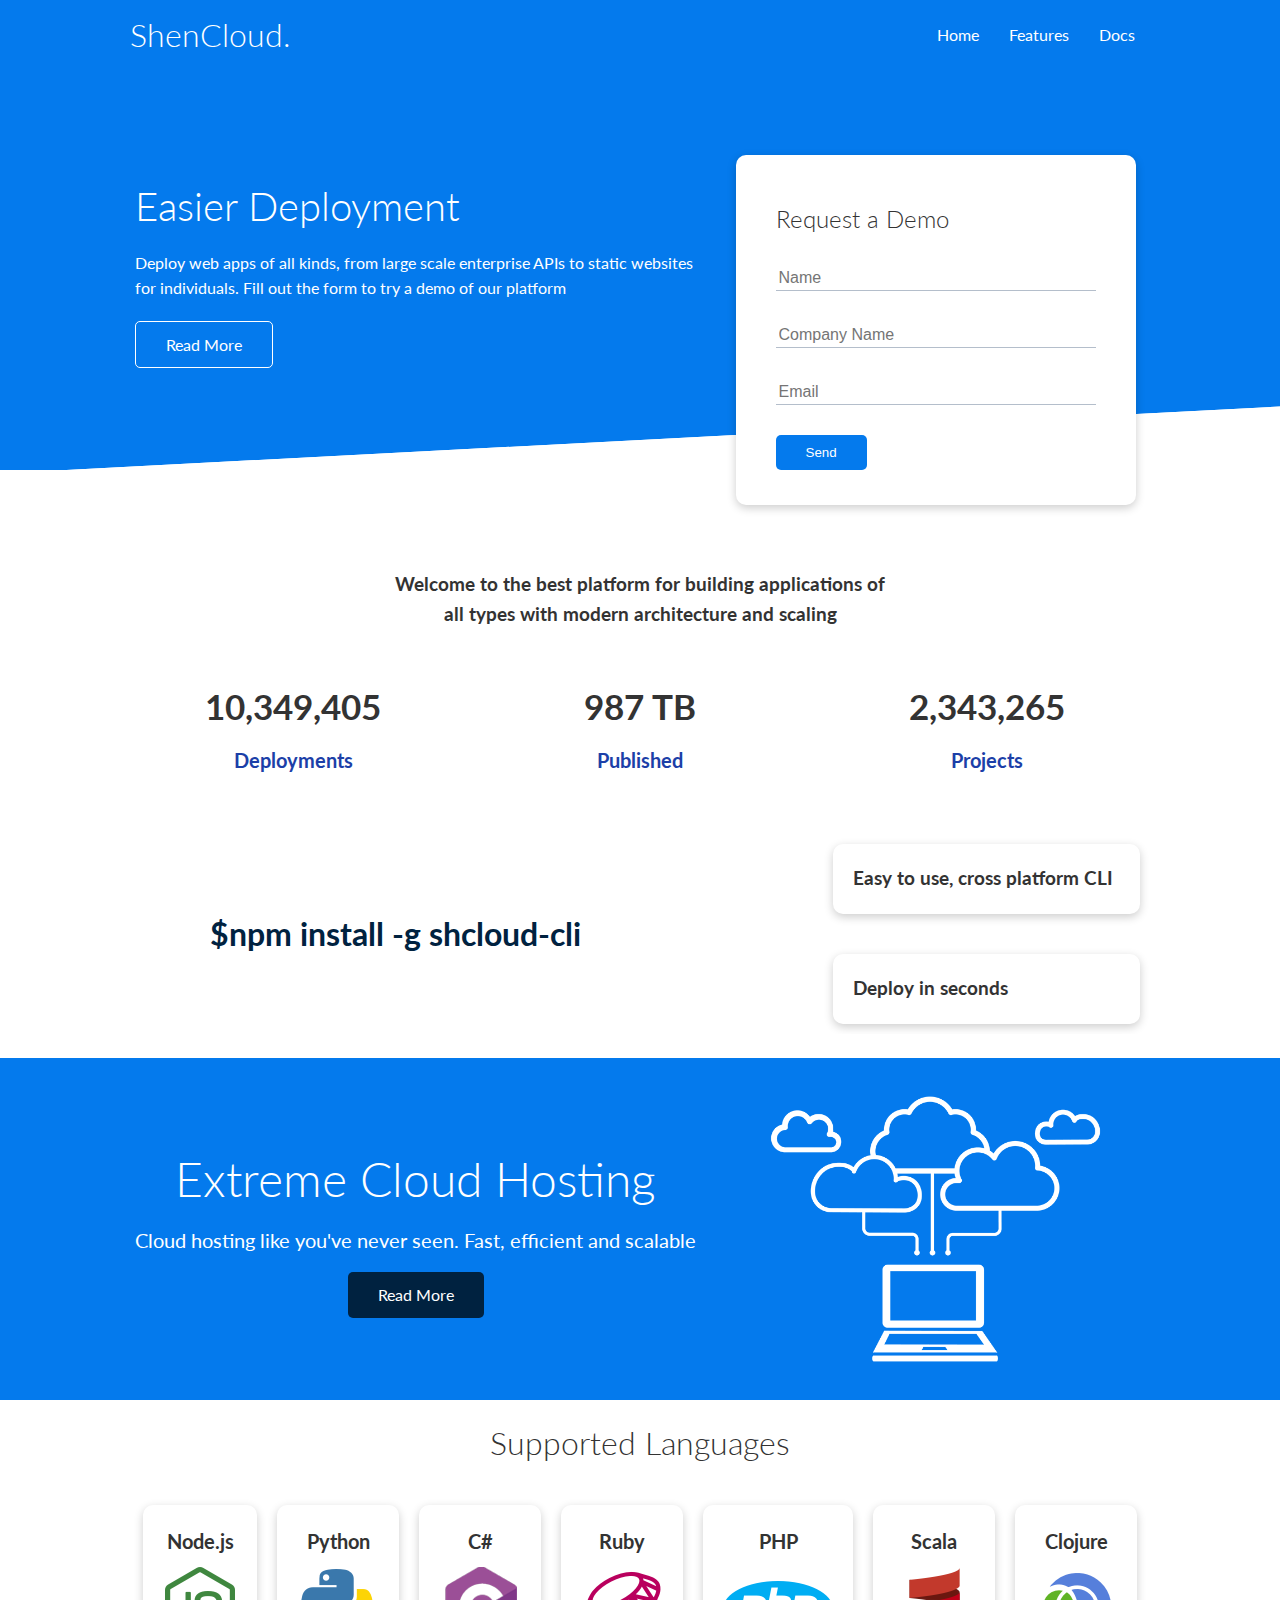
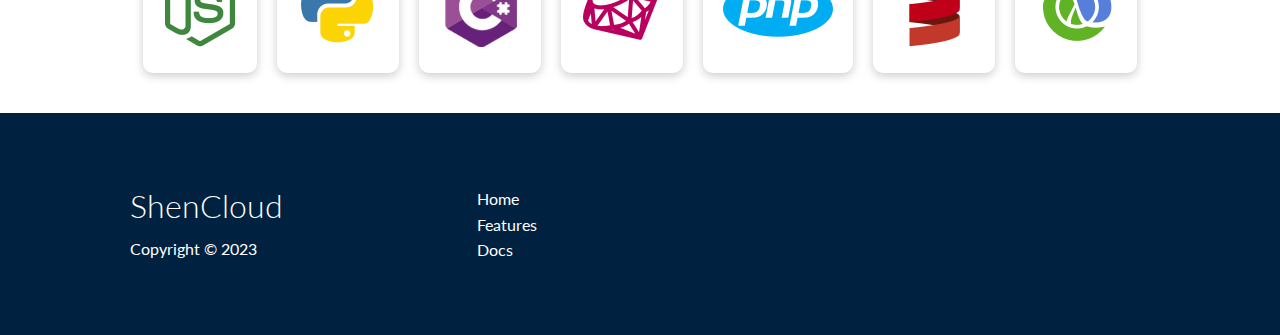
<file: index.html>
<!DOCTYPE html>
<html lang="en">
<head>
    <meta charset="UTF-8">
    <meta name="viewport" content="width=device-width, initial-scale=1.0">
    <link rel="stylesheet" href="https://cdnjs.cloudflare.com/ajax/libs/font-awesome/5.15.1/css/all.min.css" integrity="sha512-+4zCK9k+qNFUR5X+cKL9EIR+ZOhtIloNl9GIKS57V1MyNsYpYcUrUeQc9vNfzsWfV28IaLL3i96P9sdNyeRssA==" crossorigin="anonymous" />
    <link rel="stylesheet" href="css/utilities.css">
    <link rel="stylesheet" href="css/style.css">
    <title>ShenCloud | Cloud Hosting For Everyone</title>
</head>
<body>
    <!-- Navbar -->
    <div class="navbar">
        <div class="container flex">
            <h1 class="logo">ShenCloud.</h1>
            <nav>
                <ul>
                    <li><a href="index.html">Home</a></li>
                    <li><a href="features.html">Features</a></li>
                    <li><a href="docs.html">Docs</a></li>
                </ul>
            </nav>
        </div>
    </div>
    
    <!-- Showcase -->
    <section class="showcase">
        <div class="container grid">
            <div class="showcase-text">
                <h1>Easier Deployment</h1>
                <p>Deploy web apps of all kinds, from large scale enterprise APIs to static websites for individuals. Fill out the form to try a demo of our platform</p>
                <a href="features.html" class="btn btn-outline">Read More</a>
            </div>

            <div class="showcase-form card">
                <h2>Request a Demo</h2>
                 <!--  <form name="contact" netlify-honeypot="bot-field" method="POST" data-netlify="true">
                    <input type="hidden" name="form-name" value="contact">
                    <p class="hidden">
                        <label>Don’t fill this out if you're human: <input name="bot-field" /></label>
                      </p>
                    <div class="form-control">
                        <input type="text" name="name" placeholder="Name" required>
                    </div>
                    <div class="form-control">
                        <input type="text" name="company" placeholder="Company Name" required>
                    </div>
                    <div class="form-control">
                        <input type="email" name="email" placeholder="Email" required>
                    </div>
                    <input type="submit" value="Send" class="btn btn-primary">
                </form> -->
                 <form>
                    <div class="form-control">
                        <input type="text" name="name" placeholder="Name" required>
                    </div>
                    <div class="form-control">
                        <input type="text" name="company" placeholder="Company Name" required>
                    </div>
                    <div class="form-control">
                        <input type="email" name="email" placeholder="Email" required>
                    </div>
                    <input type="submit" value="Send" class="btn btn-primary">
                </form>
            </div>
        </div>
    </section>

    <!-- Stats -->
    <section class="stats">
        <div class="container">
            <h3 class="stats-heading text-center my-1">
                Welcome to the best platform for building applications of all types with modern architecture and scaling
            </h3>

            <div class="grid grid-3 text-center my-4">
                <div>
                    <i class="fas fa-server fa-3x"></i>
                    <h3>10,349,405</h3>
                    <p class="text-secondary">Deployments</p>
                </div>
                <div>
                    <i class="fas fa-upload fa-3x"></i>
                    <h3>987 TB</h3>
                    <p class="text-secondary">Published</p>
                </div>
                <div>
                    <i class="fas fa-project-diagram fa-3x"></i>
                    <h3>2,343,265</h3>
                    <p class="text-secondary">Projects</p>
                </div>
            </div>
        </div>
    </section>

    <!-- Cli -->
    <section class="cli">
        <div class="container grid">
            <div id="imgfont">$npm install -g shcloud-cli</div>
            <div class="card">
                <h3>Easy to use, cross platform CLI</h3>
            </div>
            <div class="card">
                <h3>Deploy in seconds</h3>
            </div>
        </div>
    </section>

    <!-- Cloud -->
    <section class="cloud bg-primary my-2 py-2">
        <div class="container grid">
            <div class="text-center">
                <h2 class="lg">Extreme Cloud Hosting</h2>
                <p class="lead my-1">Cloud hosting like you've never seen. Fast, efficient and scalable</p>
                <a href="features.html" class="btn btn-dark">Read More</a>
            </div>
            <img src="images/cloud.png" alt="">
        </div>
    </section>

    <!-- Languages -->
    <section class="languages">
        <h2 class="md text-center my-2">
            Supported Languages
        </h2>
        <div class="container flex">
            <div class="card">
                <h4>Node.js</h4>
                <img src="images/logos/node.png" alt="">
            </div>
            <div class="card">
                <h4>Python</h4>
                <img src="images/logos/python.png" alt="">
              </div>
              <div class="card">
                <h4>C#</h4>
                <img src="images/logos/csharp.png" alt="">
              </div>
              <div class="card">
                <h4>Ruby</h4>
                <img src="images/logos/ruby.png" alt="">
              </div>
              <div class="card">
                <h4>PHP</h4>
                <img src="images/logos/php.png" alt="">
              </div>
              <div class="card">
                <h4>Scala</h4>
                <img src="images/logos/scala.png" alt="">
              </div>
              <div class="card">
                <h4>Clojure</h4>
                <img src="images/logos/clojure.png" alt="">
              </div>
        </div>
    </section>

    <!-- Footer -->
    <footer class="footer bg-dark py-5">
        <div class="container grid grid-3">
            <div>
                <h1>ShenCloud
                </h1>
                <p>Copyright &copy; 2023</p>
            </div>
            <nav>
                <ul>
                    <li><a href="index.html">Home</a></li>
                    <li><a href="features.html">Features</a></li>
                    <li><a href="docs.html">Docs</a></li>
                </ul>
            </nav>
            <div class="social">
                <a href="#"><i class="fab fa-github fa-2x"></i></a>
                <a href="#"><i class="fab fa-facebook fa-2x"></i></a>
                <a href="#"><i class="fab fa-instagram fa-2x"></i></a>
                <a href="#"><i class="fab fa-twitter fa-2x"></i></a>
            </div>
        </div>
    </footer>
</body>
</html>
</file>
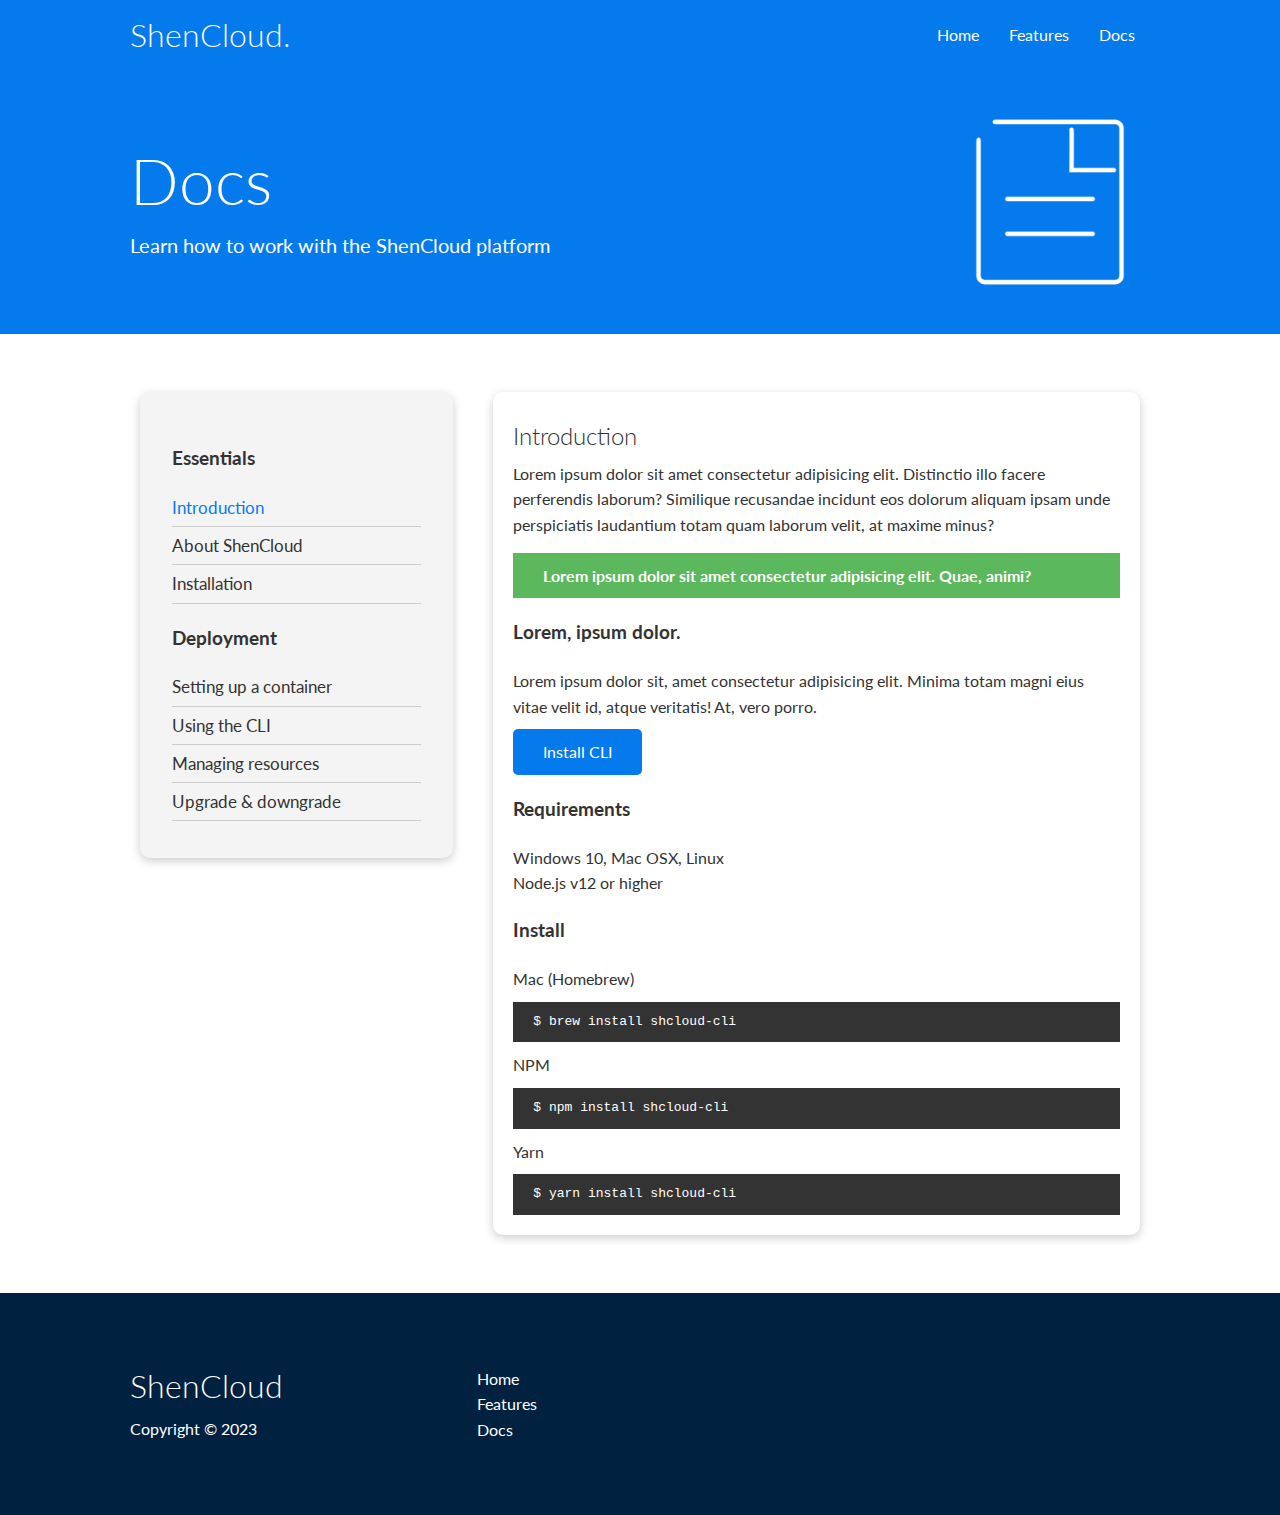
<file: docs.html>
<!DOCTYPE html>
<html lang="en">
<head>
    <meta charset="UTF-8">
    <meta name="viewport" content="width=device-width, initial-scale=1.0">
    <link rel="stylesheet" href="https://cdnjs.cloudflare.com/ajax/libs/font-awesome/5.15.1/css/all.min.css" integrity="sha512-+4zCK9k+qNFUR5X+cKL9EIR+ZOhtIloNl9GIKS57V1MyNsYpYcUrUeQc9vNfzsWfV28IaLL3i96P9sdNyeRssA==" crossorigin="anonymous" />
    <link rel="stylesheet" href="css/utilities.css">
    <link rel="stylesheet" href="css/style.css">
    <title>ShenCloud | Cloud Hosting For Everyone</title>
</head>
<body>
    <!-- Navbar -->
    <div class="navbar">
        <div class="container flex">
            <h1 class="logo">ShenCloud.</h1>
            <nav>
                <ul>
                    <li><a href="index.html">Home</a></li>
                    <li><a href="features.html">Features</a></li>
                    <li><a href="docs.html">Docs</a></li>
                </ul>
            </nav>
        </div>
    </div>

    <!-- Head -->
    <section class="docs-head bg-primary py-3">
        <div class="container grid">
            <div>
                <h1 class="xl">Docs</h1>
                <p class="lead">
                    Learn how to work with the ShenCloud platform
                </p>
            </div>
            <img src="images/docs.png" alt="">
        </div>
    </section>

    <!-- Docs main -->
    <section class="docs-main my-4">
        <div class="container grid">
            <div class="card bg-light p-3">
                <h3 class="my-2">Essentials</h3>
                <nav>
                    <ul>
                        <li><a class="text-primary" href="#">Introduction</a></li>
                        <li><a href="#">About ShenCloud</a></li>
                        <li><a href="#">Installation</a></li>
                    </ul>
                </nav>

                <h3 class="my-2">Deployment</h3>
                <nav>
                    <ul>
                        <li><a href="#">Setting up a container</a></li>
							<li><a href="#">Using the CLI</a></li>
							<li><a href="#">Managing resources</a></li>
							<li><a href="#">Upgrade & downgrade</a></li>
                    </ul>
                </nav>
            </div>
            <div class="card">
                <h2>Introduction</h2>
                <p>Lorem ipsum dolor sit amet consectetur adipisicing elit. Distinctio illo facere perferendis laborum? Similique recusandae incidunt eos dolorum aliquam ipsam unde perspiciatis laudantium totam quam laborum velit, at maxime minus?</p>

                <div class="alert alert-success">
                    <i class="fas fa-info"></i> Lorem ipsum dolor sit amet consectetur adipisicing elit. Quae, animi?
                </div>

                <h3>Lorem, ipsum dolor.</h3>
                <p>Lorem ipsum dolor sit, amet consectetur adipisicing elit. Minima totam magni eius vitae velit id, atque veritatis! At, vero porro.</p>
                <a href="#" class="btn btn-primary">Install CLI</a>

                <h3>Requirements</h3>
                <ul>
                    <li>Windows 10, Mac OSX, Linux</li>
                    <li>Node.js v12 or higher</li>
                </ul>

                <h3>Install</h3>
                <p>Mac (Homebrew)</p>
                <pre><code>$ brew install shcloud-cli</code></pre>
                <p>NPM</p>
                <pre><code>$ npm install shcloud-cli</code></pre>
                <p>Yarn</p>
                <pre><code>$ yarn install shcloud-cli</code></pre>

            </div>
        </div>
    </section>
    
    <!-- Footer -->
    <footer class="footer bg-dark py-5">
        <div class="container grid grid-3">
            <div>
                <h1>ShenCloud
                </h1>
                <p>Copyright &copy; 2023</p>
            </div>
            <nav>
                <ul>
                    <li><a href="index.html">Home</a></li>
                    <li><a href="features.html">Features</a></li>
                    <li><a href="docs.html">Docs</a></li>
                </ul>
            </nav>
            <div class="social">
                <a href="#"><i class="fab fa-github fa-2x"></i></a>
                <a href="#"><i class="fab fa-facebook fa-2x"></i></a>
                <a href="#"><i class="fab fa-instagram fa-2x"></i></a>
                <a href="#"><i class="fab fa-twitter fa-2x"></i></a>
            </div>
        </div>
    </footer>
</body>
</html>
</file>
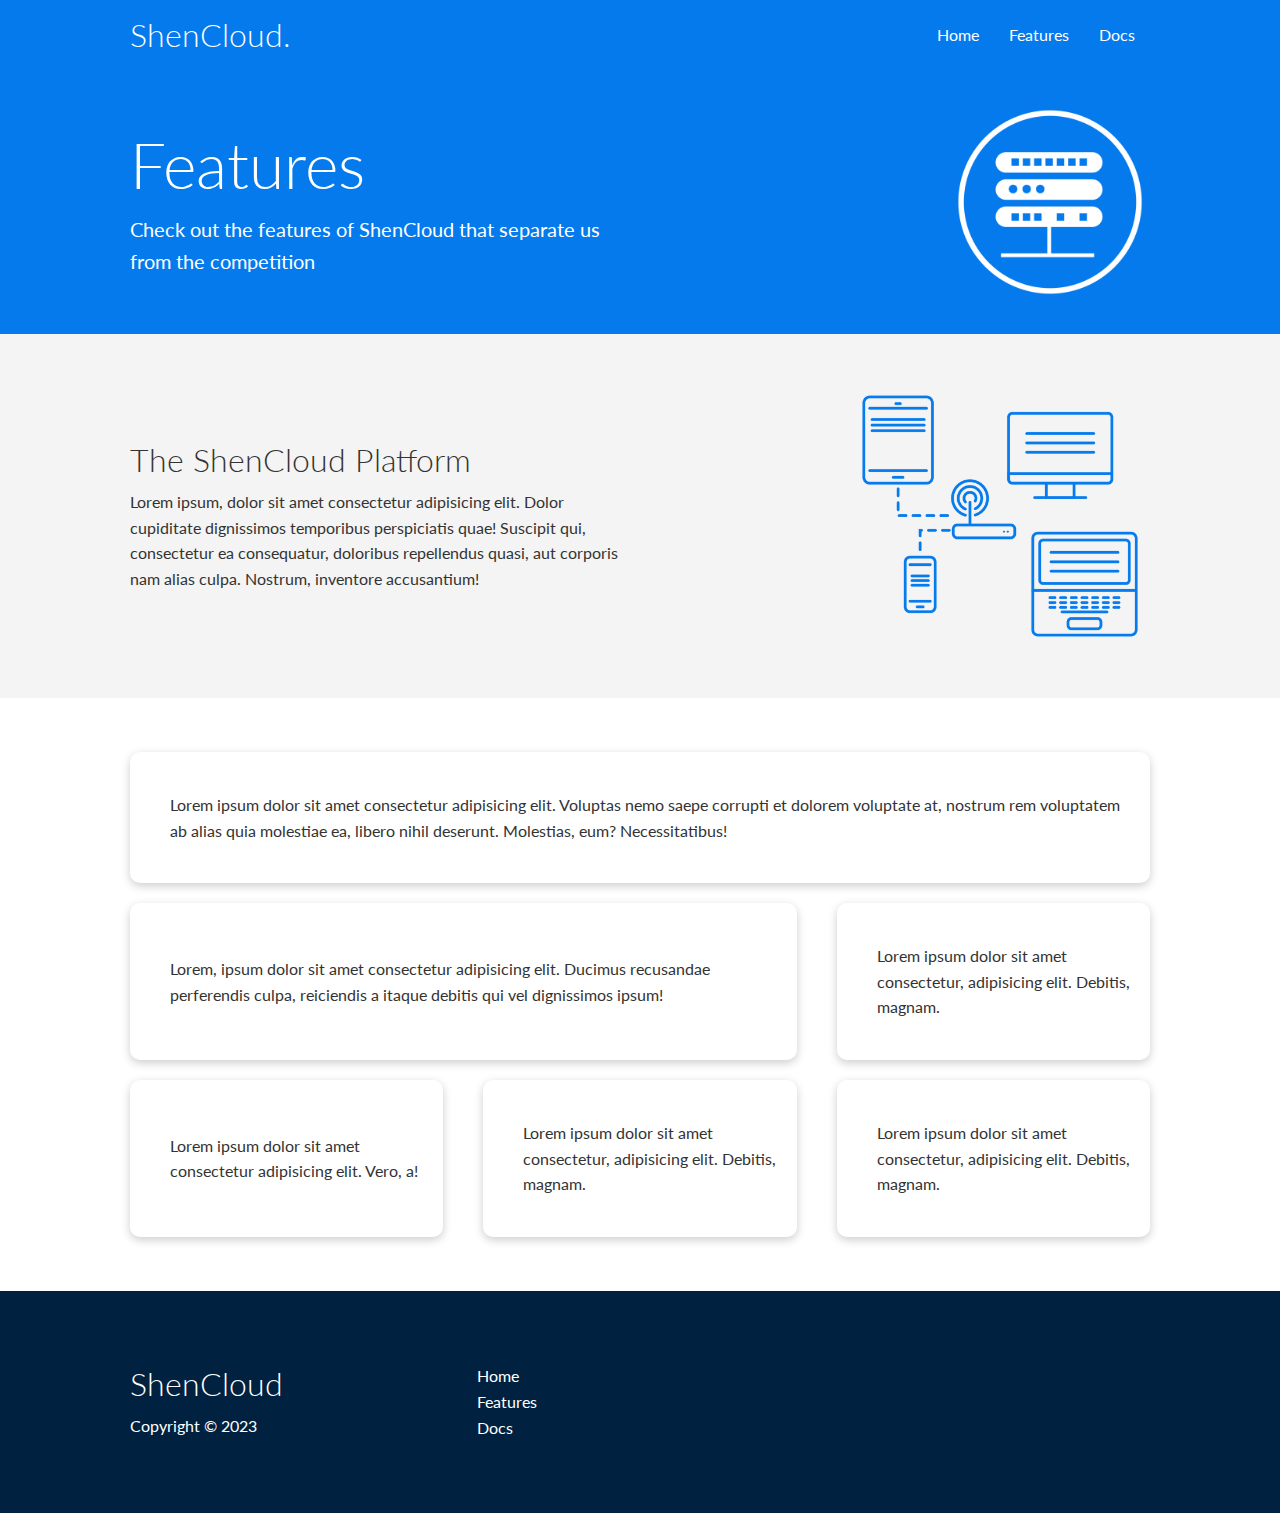
<file: features.html>
<!DOCTYPE html>
<html lang="en">
<head>
    <meta charset="UTF-8">
    <meta name="viewport" content="width=device-width, initial-scale=1.0">
    <link rel="stylesheet" href="https://cdnjs.cloudflare.com/ajax/libs/font-awesome/5.15.1/css/all.min.css" integrity="sha512-+4zCK9k+qNFUR5X+cKL9EIR+ZOhtIloNl9GIKS57V1MyNsYpYcUrUeQc9vNfzsWfV28IaLL3i96P9sdNyeRssA==" crossorigin="anonymous" />
    <link rel="stylesheet" href="css/utilities.css">
    <link rel="stylesheet" href="css/style.css">
    <title>ShenCloud | Cloud Hosting For Everyone</title>
</head>
<body>
    <!-- Navbar -->
    <div class="navbar">
        <div class="container flex">
            <h1 class="logo">ShenCloud.</h1>
            <nav>
                <ul>
                    <li><a href="index.html">Home</a></li>
                    <li><a href="features.html">Features</a></li>
                    <li><a href="docs.html">Docs</a></li>
                </ul>
            </nav>
        </div>
    </div>

    <!-- Head -->
    <section class="features-head bg-primary py-3">
        <div class="container grid">
            <div>
                <h1 class="xl">Features</h1>
                <p class="lead">
                    Check out the features of ShenCloud that separate us from the
						competition
                </p>
            </div>
            <img src="images/server.png" alt="">
        </div>
    </section>

    <!-- Sub head -->
    <section class="features-sub-head bg-light py-3">
        <div class="container grid">
            <div>
                <h1 class="md">The ShenCloud Platform</h1>
                <p>
                    Lorem ipsum, dolor sit amet consectetur adipisicing elit. Dolor cupiditate dignissimos temporibus perspiciatis quae! Suscipit qui, consectetur ea consequatur, doloribus repellendus quasi, aut corporis nam alias culpa. Nostrum, inventore accusantium!
                </p>
            </div>
            <img src="images/server2.png" alt="">
        </div>
    </section>

    <section class="features-main my-2">
        <div class="container grid grid-3">
            <div class="card flex">
                <i class="fas fa-server fa-3x"></i>
                <p>Lorem ipsum dolor sit amet consectetur adipisicing elit. Voluptas nemo saepe corrupti et dolorem voluptate at, nostrum rem voluptatem ab alias quia molestiae ea, libero nihil deserunt. Molestias, eum? Necessitatibus!</p>
            </div>
            <div class="card flex">
                <i class="fas fa-network-wired fa-3x"></i>
                <p>
                    Lorem, ipsum dolor sit amet consectetur adipisicing elit. Ducimus
                    recusandae perferendis culpa, reiciendis a itaque debitis qui vel
                    dignissimos ipsum!
                </p>
            </div>
            <div class="card flex">
                <i class="fas fa-laptop-code fa-3x"></i>
                <p>
                    Lorem ipsum dolor sit amet consectetur, adipisicing elit. Debitis,
                    magnam.
                </p>
            </div>
            <div class="card flex">
                <i class="fas fa-database fa-3x"></i>
                <p>
                    Lorem ipsum dolor sit amet consectetur adipisicing elit. Vero, a!
                </p>
            </div>
            <div class="card flex">
                <i class="fas fa-power-off fa-3x"></i>
                <p>
                    Lorem ipsum dolor sit amet consectetur, adipisicing elit. Debitis,
                    magnam.
                </p>
            </div>
            <div class="card flex">
                <i class="fas fa-upload fa-3x"></i>
                <p>
                    Lorem ipsum dolor sit amet consectetur, adipisicing elit. Debitis,
                    magnam.
                </p>
            </div>
        </div>
    </section>

    <!-- Footer -->
    <footer class="footer bg-dark py-5">
        <div class="container grid grid-3">
            <div>
                <h1>ShenCloud
                </h1>
                <p>Copyright &copy; 2023</p>
            </div>
            <nav>
                <ul>
                    <li><a href="index.html">Home</a></li>
                    <li><a href="features.html">Features</a></li>
                    <li><a href="docs.html">Docs</a></li>
                </ul>
            </nav>
            <div class="social">
                <a href="#"><i class="fab fa-github fa-2x"></i></a>
                <a href="#"><i class="fab fa-facebook fa-2x"></i></a>
                <a href="#"><i class="fab fa-instagram fa-2x"></i></a>
                <a href="#"><i class="fab fa-twitter fa-2x"></i></a>
            </div>
        </div>
    </footer>
</body>
</html>
</file>
<file: css/utilities.css>
.container {
  max-width: 1100px;
  margin: 0 auto;
  overflow: auto;
  padding: 0 40px;
}

.card {
  background-color: #fff;
  color: #333;
  border-radius: 10px;
  box-shadow: 0 3px 10px rgba(0, 0, 0, 0.2);
  padding: 20px;
  margin: 10px;
}

.btn {
  display: inline-block;
  padding: 10px 30px;
  cursor: pointer;
  background: var(--primary-color);
  color: #fff;
  border: none;
  border-radius: 5px;
}

.btn-outline {
  background-color: transparent;
  border: 1px #fff solid;
}

.btn:hover {
  transform: scale(0.98);
}

/* Backgrounds & colored buttons */
.bg-primary,
.btn-primary {
  background-color: var(--primary-color);
  color: #fff;
}

.bg-secondary,
.btn-secondary {
  background-color: var(--secondary-color);
  color: #fff;
}

.bg-dark,
.btn-dark {
  background-color: var(--dark-color);
  color: #fff;
}

.bg-light,
.btn-light {
  background-color: var(--light-color);
  color: #333;
}

.bg-primary a,
.btn-primary a,
.bg-secondary a,
.btn-secondary a,
.bg-dark a,
.btn-dark a {
  color: #fff;
}

/* Text colors */
.text-primary {
  color: var(--primary-color);
}

.text-secondary {
  color: var(--secondary-color);
}

.text-dark {
  color: var(--dark-color);
}

.text-light {
  color: var(--light-color);
}

/* Text sizes */
.lead {
  font-size: 20px;
}

.sm {
  font-size: 1rem;
}

.md {
  font-size: 2rem;
}

.lg {
  font-size: 3rem;
}

.xl {
  font-size: 4rem;
}

.text-center {
  text-align: center;
}

/* Alert */
.alert {
  background-color: var(--light-color);
  padding: 10px 20px;
  font-weight: bold;
  margin: 15px 0;
}

.alert i {
  margin-right: 10px;
}

.alert-success {
  background-color: var(--success-color);
  color: #fff;
}

.alert-error {
  background-color: var(--error-color);
  color: #fff;
}

.flex {
  display: flex;
  justify-content: center;
  align-items: center;
  height: 100%;
}

.grid {
  display: grid;
  grid-template-columns: repeat(2, 1fr);
  gap: 20px;
  justify-content: center;
  align-items: center;
  height: 100%;
}

.grid-3 {
  grid-template-columns: repeat(3, 1fr);
}

/* Margin */
.my-1 {
  margin: 1rem 0;
}

.my-2 {
  margin: 1.5rem 0;
}

.my-3 {
  margin: 2rem 0;
}

.my-4 {
  margin: 3rem 0;
}

.my-5 {
  margin: 4rem 0;
}

.m-1 {
  margin: 1rem;
}

.m-2 {
  margin: 1.5rem;
}

.m-3 {
  margin: 2rem;
}

.m-4 {
  margin: 3rem;
}

.m-5 {
  margin: 4rem;
}

/* Padding */
.py-1 {
  padding: 1rem 0;
}

.py-2 {
  padding: 1.5rem 0;
}

.py-3 {
  padding: 2rem 0;
}

.py-4 {
  padding: 3rem 0;
}

.py-5 {
  padding: 4rem 0;
}

.p-1 {
  padding: 1rem;
}

.p-2 {
  padding: 1.5rem;
}

.p-3 {
  padding: 2rem;
}

.p-4 {
  padding: 3rem;
}

.p-5 {
  padding: 4rem;
}
</file>
<file: css/style.css>
@import url('https://fonts.googleapis.com/css2?family=Lato:wght@300&display=swap');

:root {
  --primary-color: #047aed;
  --secondary-color: #1c3fa8;
  --dark-color: #002240;
  --light-color: #f4f4f4;
  --success-color: #5cb85c;
  --error-color: #d9534f;
}

* {
  box-sizing: border-box;
  padding: 0;
  margin: 0;
}

body {
  font-family: 'Lato', sans-serif;
  color: #333;
  line-height: 1.6;
}

ul {
  list-style-type: none;
}

a {
  text-decoration: none;
  color: #333;
}

h1,
h2 {
  font-weight: 300;
  line-height: 1.2;
  margin: 10px 0;
}

p {
  margin: 10px 0;
}

img {
  width: 100%;
}

code,
pre {
  background: #333;
  color: #fff;
  padding: 10px;
}
#imgfont{
  font-size: 2rem;
  padding-left: 80px;
  box-sizing: content-box;
  color: #002240;
  font-weight: bold;
  
}
.hidden {
  visibility: hidden;
  height: 0;
}

/* Navbar */
.navbar {
  background-color: var(--primary-color);
  color: #fff;
  height: 70px;
}

.navbar ul {
  display: flex;
}

.navbar a {
  color: #fff;
  padding: 10px;
  margin: 0 5px;
}

.navbar a:hover {
  border-bottom: 2px #fff solid;
}

.navbar .flex {
  justify-content: space-between;
}

/* Showcase */
.showcase {
  height: 400px;
  background-color: var(--primary-color);
  color: #fff;
  position: relative;
}

.showcase h1 {
  font-size: 40px;
}

.showcase p {
  margin: 20px 0;
}

.showcase .grid {
  overflow: visible;
  grid-template-columns: 55% auto;
  gap: 30px;
}

.showcase-text {
  animation: slideInFromLeft 1s ease-in;
}

.showcase-form {
  position: relative;
  top: 60px;
  height: 350px;
  width: 400px;
  padding: 40px;
  z-index: 100;
  justify-self: flex-end;
  animation: slideInFromRight 1s ease-in;
}

.showcase-form .form-control {
  margin: 30px 0;
}

.showcase-form input[type='text'],
.showcase-form input[type='email'] {
  border: 0;
  border-bottom: 1px solid #b4becb;
  width: 100%;
  padding: 3px;
  font-size: 16px;
}

.showcase-form input:focus {
  outline: none;
}

.showcase::before,
.showcase::after {
  content: '';
  position: absolute;
  height: 100px;
  bottom: -70px;
  right: 0;
  left: 0;
  background: #fff;
  transform: skewY(-3deg);
  -webkit-transform: skewY(-3deg);
  -moz-transform: skewY(-3deg);
  -ms-transform: skewY(-3deg);
}

/* Stats */
.stats {
  padding-top: 100px;
  animation: slideInFromBottom 1s ease-in;
}

.stats-heading {
  max-width: 500px;
  margin: auto;
}

.stats .grid h3 {
  font-size: 35px;
}

.stats .grid p {
  font-size: 20px;
  font-weight: bold;
}

/* Cli */
.cli .grid {
  grid-template-columns: repeat(3, 1fr);
  grid-template-rows: repeat(2, 1fr);
}

.cli .grid > *:first-child {
  grid-column: 1 / span 2;
  grid-row: 1 / span 2;
}

/* Cloud */
.cloud .grid {
  grid-template-columns: 4fr 3fr;
}

/* Languages */

.languages .flex {
  flex-wrap: wrap;
}

.languages .card {
  text-align: center;
  margin: 18px 10px 40px;
  transition: transform 0.2s ease-in;
}

.languages .card h4 {
  font-size: 20px;
  margin-bottom: 10px;
}

.languages .card:hover {
  transform: translateY(-15px);
}

/* Features */
.features-head img,
.docs-head img {
  width: 200px;
  justify-self: flex-end;
}

.features-sub-head img {
  width: 300px;
  justify-self: flex-end;
}

.features-main .card > i {
  margin-right: 20px;
}

.features-main .grid {
  padding: 30px;
}

.features-main .grid > *:first-child {
  grid-column: 1 / span 3;
}

.features-main .grid > *:nth-child(2) {
  grid-column: 1 / span 2;
}

/* Docs */
.docs-main h3 {
  margin: 20px 0;
}

.docs-main .grid {
  grid-template-columns: 1fr 2fr;
  align-items: flex-start;
}

.docs-main nav li {
  font-size: 17px;
  padding-bottom: 5px;
  margin-bottom: 5px;
  border-bottom: 1px #ccc solid;
}

.docs-main a:hover {
  font-weight: bold;
}

/* Footer */
.footer .social a {
  margin: 0 10px;
}

.fa-github:hover {
  color: #000000;
}

.fa-facebook:hover {
  color: #1773EA;
}

.fa-instagram:hover {
  color: #B32E87;
}

.fa-twitter:hover {
  color: #1C9CEA;
}

/* Animations */
@keyframes slideInFromLeft {
  0% {
    transform: translateX(-100%);
  }

  100% {
    transform: translateX(0);
  }
}

@keyframes slideInFromRight {
  0% {
    transform: translateX(100%);
  }

  100% {
    transform: translateX(0);
  }
}

@keyframes slideInFromTop {
  0% {
    transform: translateY(-100%);
  }

  100% {
    transform: translateX(0);
  }
}

@keyframes slideInFromBottom {
  0% {
    transform: translateY(100%);
  }

  100% {
    transform: translateX(0);
  }
}

/* Tablets and under */
@media (max-width: 768px) {
  .grid,
  .showcase .grid,
  .stats .grid,
  .cli .grid,
  .cloud .grid,
  .features-main .grid,
  .docs-main .grid {
    grid-template-columns: 1fr;
    grid-template-rows: 1fr;
  }

  .showcase {
    height: auto;
  }

  .showcase-text {
    text-align: center;
    margin-top: 40px;
    animation: slideInFromTop 1s ease-in;
  }

  .showcase-form {
    justify-self: center;
    margin: auto;
    animation: slideInFromBottom 1s ease-in;
  }

  .cli .grid > *:first-child {
    grid-column: 1;
    grid-row: 1;
  }

  .features-head,
  .features-sub-head,
  .docs-head {
    text-align: center;
  }

  .features-head img,
  .features-sub-head img,
  .docs-head img {
    justify-self: center;
  }

  .features-main .grid > *:first-child,
  .features-main .grid > *:nth-child(2) {
    grid-column: 1;
  }
}

/* Mobile */
@media (max-width: 500px) {
  .navbar {
    height: 110px;
  }

  .navbar .flex {
    flex-direction: column;
  }

  .navbar ul {
    padding: 10px;
    background-color: rgba(0, 0, 0, 0.1);
  }
  
  .showcase-form {
    width: 300px;
  }
}
</file>
